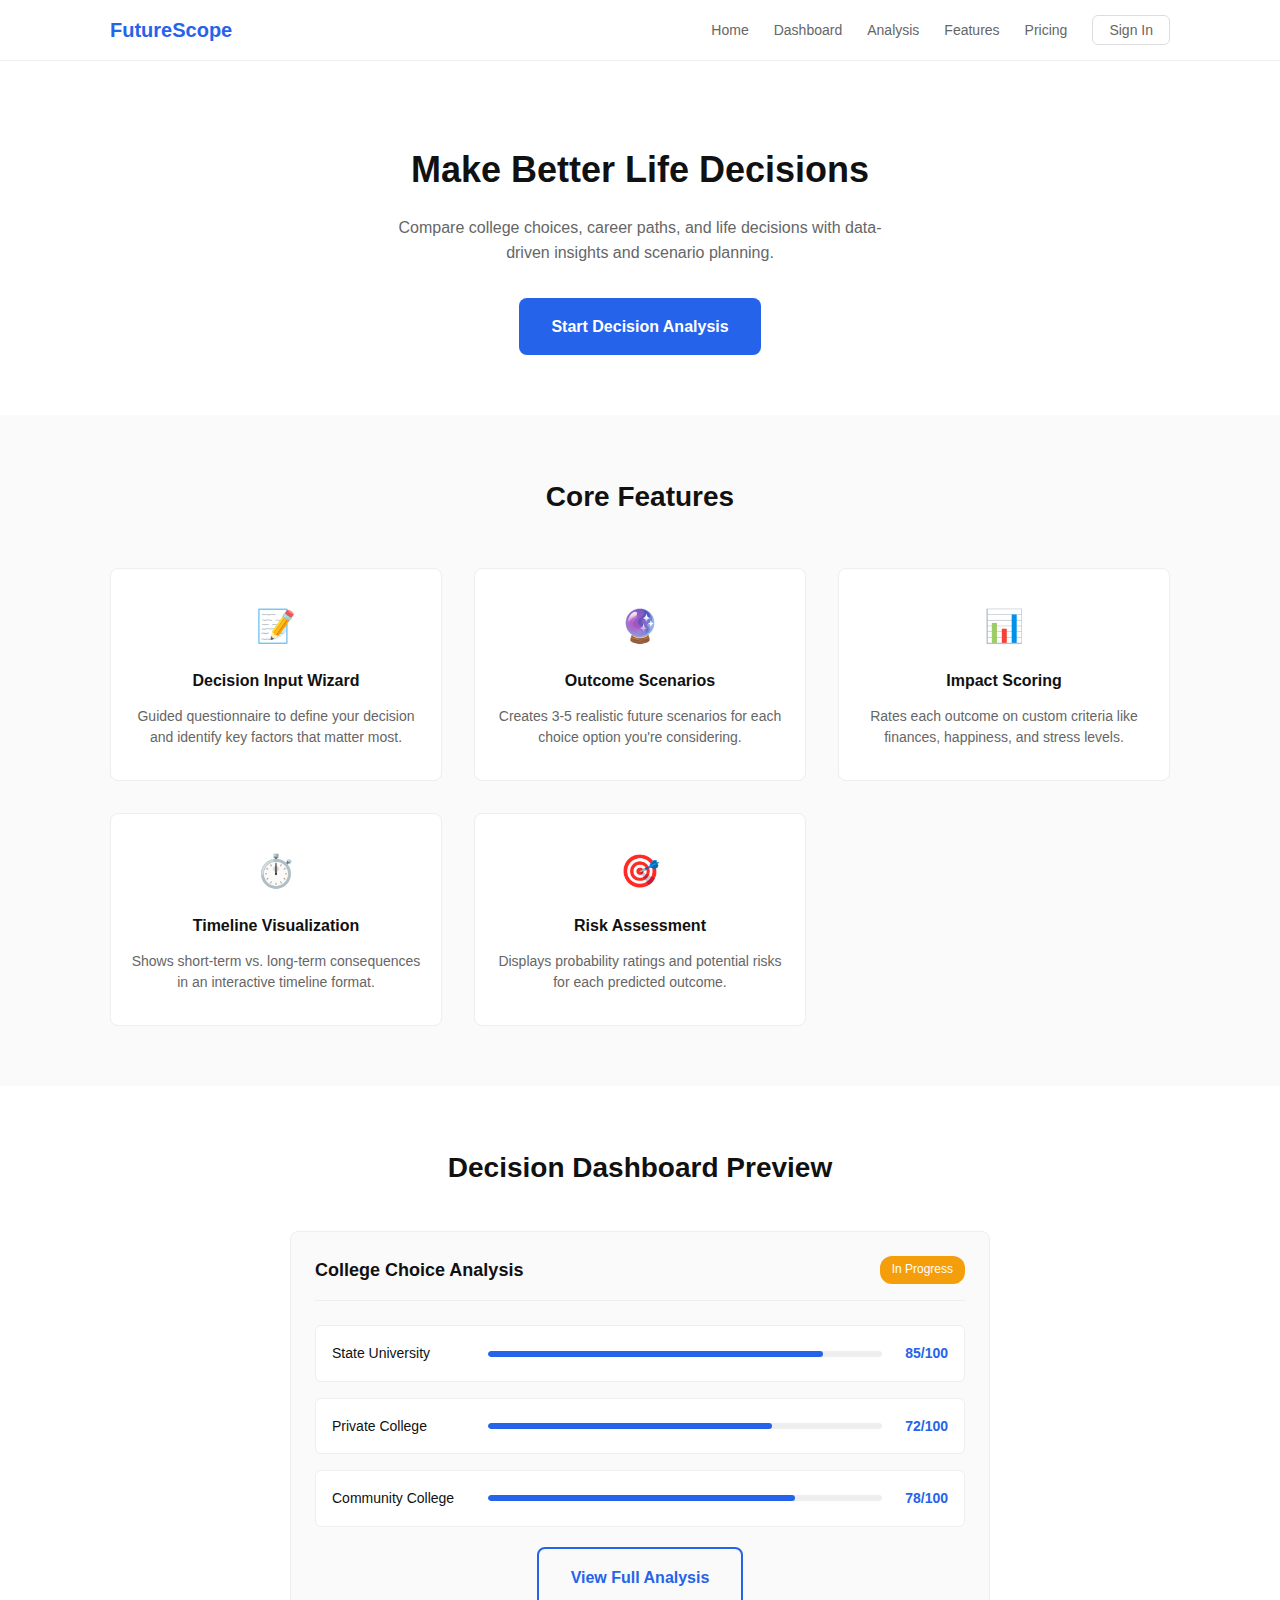
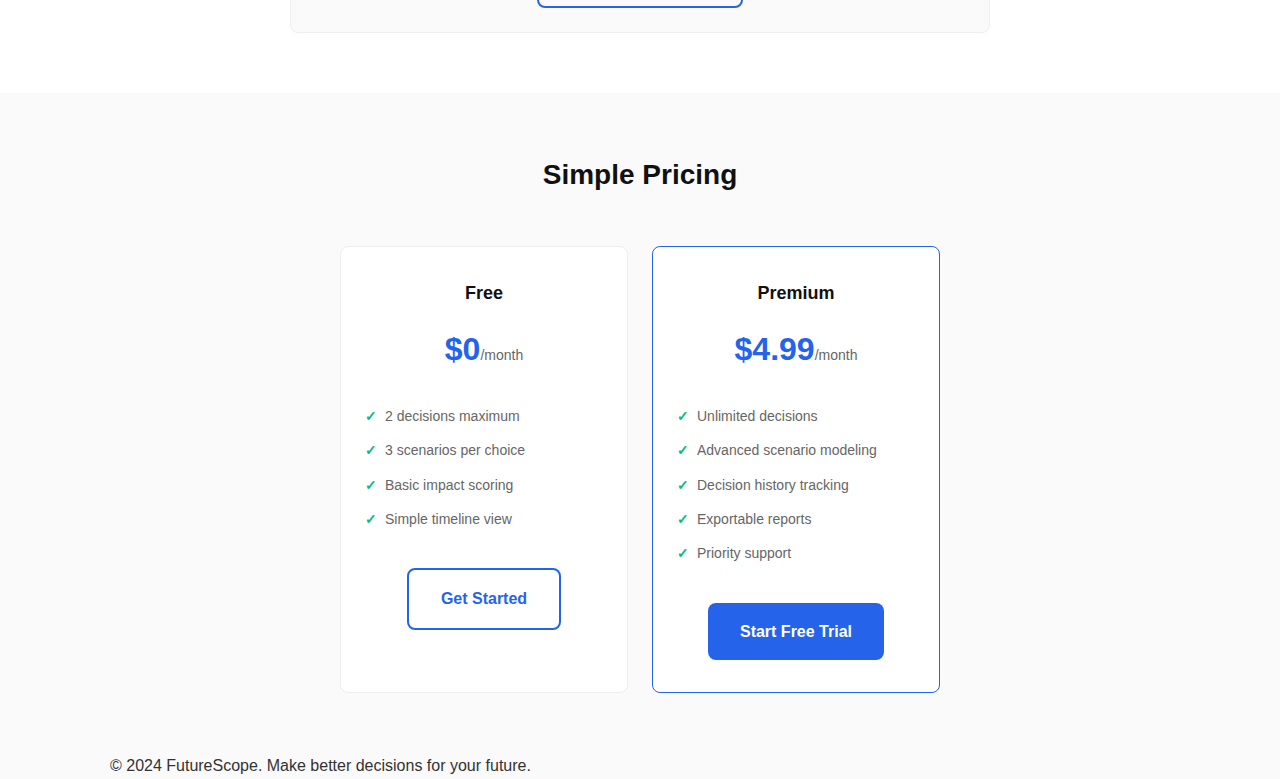
<file: index.html>
<!DOCTYPE html>
<html lang="en">
<head>
    <meta charset="UTF-8">
    <meta name="viewport" content="width=device-width, initial-scale=1.0">
    <title>FutureScope - Make Better Life Decisions</title>
    <link rel="stylesheet" href="style.css">
    <link rel="stylesheet" href="components.css">
</head>
<body>
    <!-- Navigation -->
    <nav class="navbar">
        <div class="nav-container">
            <div class="logo">FutureScope</div>
            <ul class="nav-menu">
                <li><a href="index.html">Home</a></li>
                <li><a href="dashboard.html">Dashboard</a></li>
                <li><a href="analysis.html">Analysis</a></li>
                <li><a href="#features">Features</a></li>
                <li><a href="#pricing">Pricing</a></li>
                <li><a href="#" class="btn-login">Sign In</a></li>
            </ul>
        </div>
    </nav>

    <!-- Hero Section -->
    <section class="hero">
        <div class="hero-content">
            <h1>Make Better Life Decisions</h1>
            <p>Compare college choices, career paths, and life decisions with data-driven insights and scenario planning.</p>
            <a href="dashboard.html" class="btn btn-primary">Start Decision Analysis</a>
        </div>
    </section>

    <!-- Features Section -->
    <section id="features" class="features">
        <div class="container">
            <h2>Core Features</h2>
            <div class="features-grid">
                <div class="feature-card">
                    <div class="feature-icon">📝</div>
                    <h3>Decision Input Wizard</h3>
                    <p>Guided questionnaire to define your decision and identify key factors that matter most.</p>
                </div>
                <div class="feature-card">
                    <div class="feature-icon">🔮</div>
                    <h3>Outcome Scenarios</h3>
                    <p>Creates 3-5 realistic future scenarios for each choice option you're considering.</p>
                </div>
                <div class="feature-card">
                    <div class="feature-icon">📊</div>
                    <h3>Impact Scoring</h3>
                    <p>Rates each outcome on custom criteria like finances, happiness, and stress levels.</p>
                </div>
                <div class="feature-card">
                    <div class="feature-icon">⏱️</div>
                    <h3>Timeline Visualization</h3>
                    <p>Shows short-term vs. long-term consequences in an interactive timeline format.</p>
                </div>
                <div class="feature-card">
                    <div class="feature-icon">🎯</div>
                    <h3>Risk Assessment</h3>
                    <p>Displays probability ratings and potential risks for each predicted outcome.</p>
                </div>
            </div>
        </div>
    </section>

    <!-- Demo Dashboard -->
    <section class="demo">
        <div class="container">
            <h2>Decision Dashboard Preview</h2>
            <div class="dashboard-preview">
                <div class="decision-header">
                    <h3>College Choice Analysis</h3>
                    <span class="decision-status">In Progress</span>
                </div>
                <div class="choices-comparison">
                    <div class="choice-card">
                        <h4>State University</h4>
                        <div class="score-bar">
                            <div class="score-fill" style="width: 85%"></div>
                        </div>
                        <span class="score">85/100</span>
                    </div>
                    <div class="choice-card">
                        <h4>Private College</h4>
                        <div class="score-bar">
                            <div class="score-fill" style="width: 72%"></div>
                        </div>
                        <span class="score">72/100</span>
                    </div>
                    <div class="choice-card">
                        <h4>Community College</h4>
                        <div class="score-bar">
                            <div class="score-fill" style="width: 78%"></div>
                        </div>
                        <span class="score">78/100</span>
                    </div>
                </div>
                <div style="text-align: center; margin-top: 20px;">
                    <a href="analysis.html" class="btn btn-secondary">View Full Analysis</a>
                </div>
            </div>
        </div>
    </section>

    <!-- Pricing Section -->
    <section id="pricing" class="pricing">
        <div class="container">
            <h2>Simple Pricing</h2>
            <div class="pricing-cards">
                <div class="pricing-card">
                    <h3>Free</h3>
                    <div class="price">$0<span>/month</span></div>
                    <ul class="features-list">
                        <li>2 decisions maximum</li>
                        <li>3 scenarios per choice</li>
                        <li>Basic impact scoring</li>
                        <li>Simple timeline view</li>
                    </ul>
                    <a href="dashboard.html" class="btn btn-secondary">Get Started</a>
                </div>
                <div class="pricing-card featured">
                    <h3>Premium</h3>
                    <div class="price">$4.99<span>/month</span></div>
                    <ul class="features-list">
                        <li>Unlimited decisions</li>
                        <li>Advanced scenario modeling</li>
                        <li>Decision history tracking</li>
                        <li>Exportable reports</li>
                        <li>Priority support</li>
                    </ul>
                    <a href="dashboard.html" class="btn btn-primary">Start Free Trial</a>
                </div>
            </div>
        </div>
    </section>

    <!-- Footer -->
    <footer class="footer">
        <div class="container">
            <p>&copy; 2024 FutureScope. Make better decisions for your future.</p>
        </div>
    </footer>
</body>
</html>
</file>
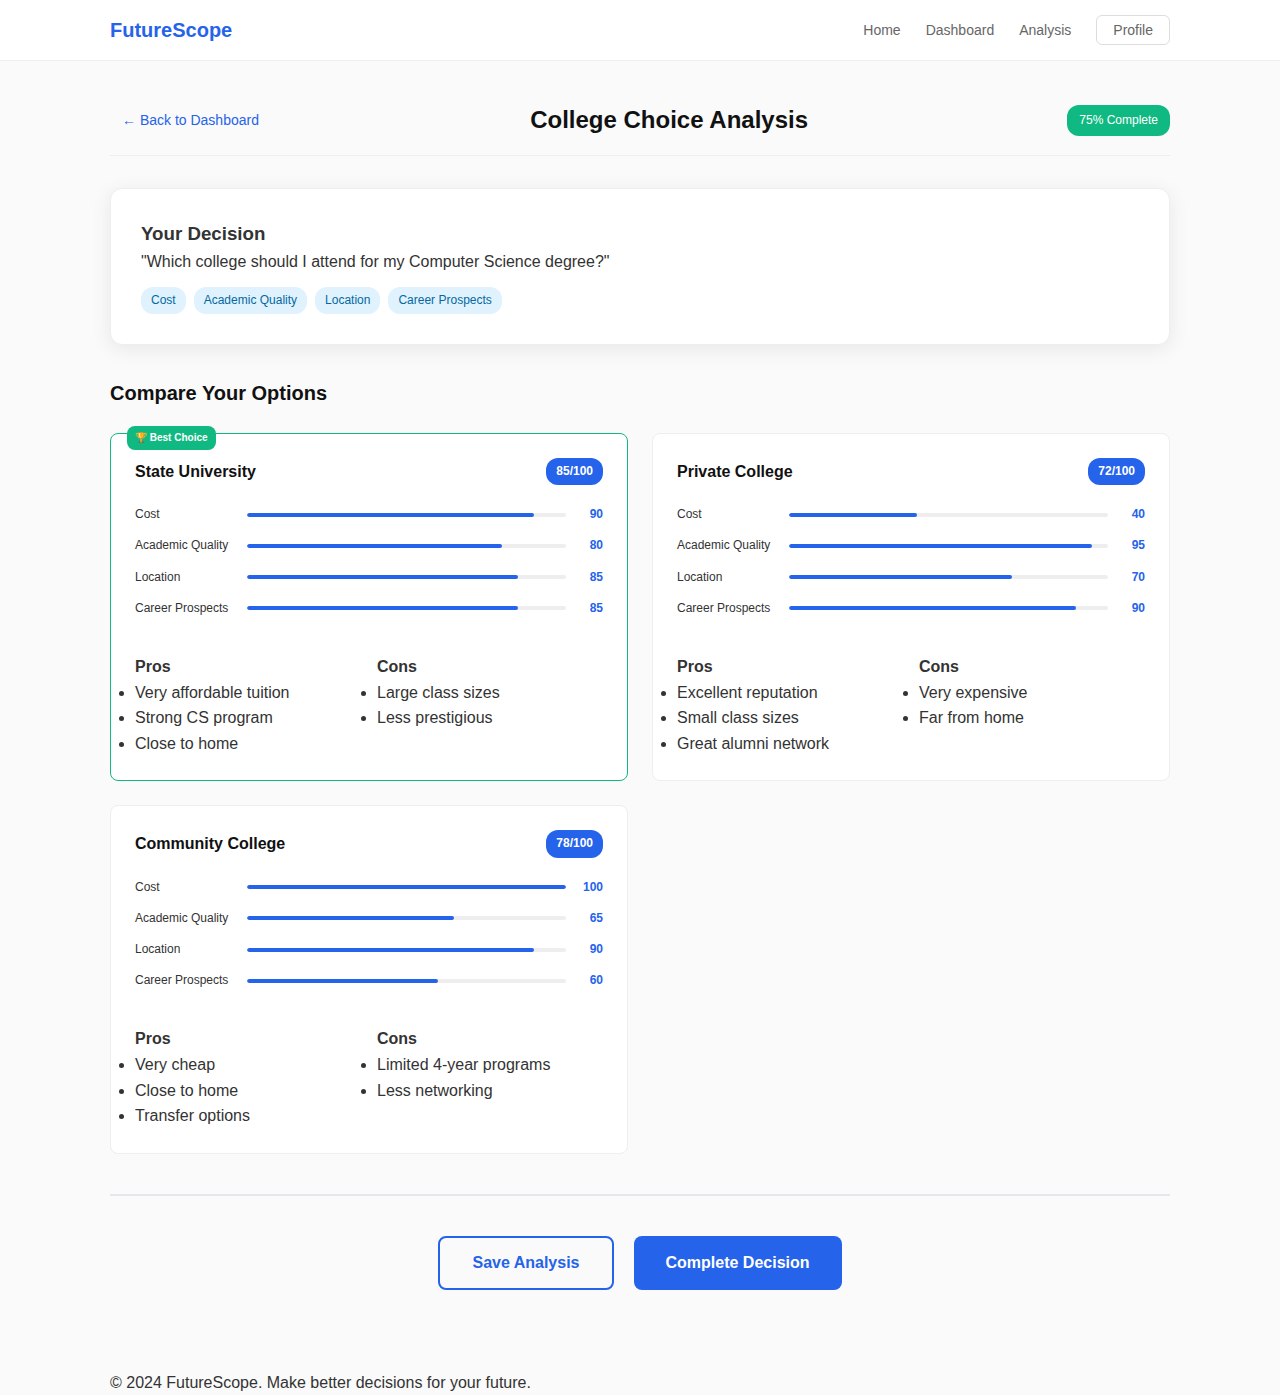
<file: analysis.html>
<!DOCTYPE html>
<html lang="en">
<head>
    <meta charset="UTF-8">
    <meta name="viewport" content="width=device-width, initial-scale=1.0">
    <title>Decision Analysis - FutureScope</title>
    <link rel="stylesheet" href="style.css">
    <link rel="stylesheet" href="components.css">
</head>
<body>
    <!-- Navigation -->
    <nav class="navbar">
        <div class="nav-container">
            <div class="logo">FutureScope</div>
            <ul class="nav-menu">
                <li><a href="index.html">Home</a></li>
                <li><a href="dashboard.html">Dashboard</a></li>
                <li><a href="analysis.html">Analysis</a></li>
                <li><a href="#" class="btn-login">Profile</a></li>
            </ul>
        </div>
    </nav>

    <!-- Analysis Content -->
    <section class="analysis">
        <div class="container">
            <div class="analysis-header">
                <a href="dashboard.html" class="back-btn">← Back to Dashboard</a>
                <h1>College Choice Analysis</h1>
                <span class="analysis-status">75% Complete</span>
            </div>

            <!-- Decision Overview -->
            <div class="analysis-overview">
                <div class="card">
                    <h3>Your Decision</h3>
                    <p>"Which college should I attend for my Computer Science degree?"</p>
                    
                    <div class="criteria-tags">
                        <span class="tag">Cost</span>
                        <span class="tag">Academic Quality</span>
                        <span class="tag">Location</span>
                        <span class="tag">Career Prospects</span>
                    </div>
                </div>
            </div>

            <!-- Options Comparison -->
            <div class="options-comparison">
                <h2>Compare Your Options</h2>
                
                <div class="comparison-grid">
                    <div class="option-card winner">
                        <div class="option-header">
                            <h3>State University</h3>
                            <div class="score-badge">85/100</div>
                        </div>
                        
                        <div class="criteria-scores">
                            <div class="criteria-item">
                                <span class="criteria-name">Cost</span>
                                <div class="score-bar">
                                    <div class="score-fill" style="width: 90%"></div>
                                </div>
                                <span class="score-value">90</span>
                            </div>
                            <div class="criteria-item">
                                <span class="criteria-name">Academic Quality</span>
                                <div class="score-bar">
                                    <div class="score-fill" style="width: 80%"></div>
                                </div>
                                <span class="score-value">80</span>
                            </div>
                            <div class="criteria-item">
                                <span class="criteria-name">Location</span>
                                <div class="score-bar">
                                    <div class="score-fill" style="width: 85%"></div>
                                </div>
                                <span class="score-value">85</span>
                            </div>
                            <div class="criteria-item">
                                <span class="criteria-name">Career Prospects</span>
                                <div class="score-bar">
                                    <div class="score-fill" style="width: 85%"></div>
                                </div>
                                <span class="score-value">85</span>
                            </div>
                        </div>
                        
                        <div class="pros-cons">
                            <div class="pros">
                                <h4>Pros</h4>
                                <ul>
                                    <li>Very affordable tuition</li>
                                    <li>Strong CS program</li>
                                    <li>Close to home</li>
                                </ul>
                            </div>
                            <div class="cons">
                                <h4>Cons</h4>
                                <ul>
                                    <li>Large class sizes</li>
                                    <li>Less prestigious</li>
                                </ul>
                            </div>
                        </div>
                    </div>

                    <div class="option-card">
                        <div class="option-header">
                            <h3>Private College</h3>
                            <div class="score-badge">72/100</div>
                        </div>
                        
                        <div class="criteria-scores">
                            <div class="criteria-item">
                                <span class="criteria-name">Cost</span>
                                <div class="score-bar">
                                    <div class="score-fill" style="width: 40%"></div>
                                </div>
                                <span class="score-value">40</span>
                            </div>
                            <div class="criteria-item">
                                <span class="criteria-name">Academic Quality</span>
                                <div class="score-bar">
                                    <div class="score-fill" style="width: 95%"></div>
                                </div>
                                <span class="score-value">95</span>
                            </div>
                            <div class="criteria-item">
                                <span class="criteria-name">Location</span>
                                <div class="score-bar">
                                    <div class="score-fill" style="width: 70%"></div>
                                </div>
                                <span class="score-value">70</span>
                            </div>
                            <div class="criteria-item">
                                <span class="criteria-name">Career Prospects</span>
                                <div class="score-bar">
                                    <div class="score-fill" style="width: 90%"></div>
                                </div>
                                <span class="score-value">90</span>
                            </div>
                        </div>
                        
                        <div class="pros-cons">
                            <div class="pros">
                                <h4>Pros</h4>
                                <ul>
                                    <li>Excellent reputation</li>
                                    <li>Small class sizes</li>
                                    <li>Great alumni network</li>
                                </ul>
                            </div>
                            <div class="cons">
                                <h4>Cons</h4>
                                <ul>
                                    <li>Very expensive</li>
                                    <li>Far from home</li>
                                </ul>
                            </div>
                        </div>
                    </div>

                    <div class="option-card">
                        <div class="option-header">
                            <h3>Community College</h3>
                            <div class="score-badge">78/100</div>
                        </div>
                        
                        <div class="criteria-scores">
                            <div class="criteria-item">
                                <span class="criteria-name">Cost</span>
                                <div class="score-bar">
                                    <div class="score-fill" style="width: 100%"></div>
                                </div>
                                <span class="score-value">100</span>
                            </div>
                            <div class="criteria-item">
                                <span class="criteria-name">Academic Quality</span>
                                <div class="score-bar">
                                    <div class="score-fill" style="width: 65%"></div>
                                </div>
                                <span class="score-value">65</span>
                            </div>
                            <div class="criteria-item">
                                <span class="criteria-name">Location</span>
                                <div class="score-bar">
                                    <div class="score-fill" style="width: 90%"></div>
                                </div>
                                <span class="score-value">90</span>
                            </div>
                            <div class="criteria-item">
                                <span class="criteria-name">Career Prospects</span>
                                <div class="score-bar">
                                    <div class="score-fill" style="width: 60%"></div>
                                </div>
                                <span class="score-value">60</span>
                            </div>
                        </div>
                        
                        <div class="pros-cons">
                            <div class="pros">
                                <h4>Pros</h4>
                                <ul>
                                    <li>Very cheap</li>
                                    <li>Close to home</li>
                                    <li>Transfer options</li>
                                </ul>
                            </div>
                            <div class="cons">
                                <h4>Cons</h4>
                                <ul>
                                    <li>Limited 4-year programs</li>
                                    <li>Less networking</li>
                                </ul>
                            </div>
                        </div>
                    </div>
                </div>
            </div>

            <!-- Action Buttons -->
            <div class="analysis-actions">
                <button class="btn btn-secondary">Save Analysis</button>
                <button class="btn btn-primary">Complete Decision</button>
            </div>
        </div>
    </section>

    <!-- Footer -->
    <footer class="footer">
        <div class="container">
            <p>&copy; 2024 FutureScope. Make better decisions for your future.</p>
        </div>
    </footer>
</body>
</html>
</file>
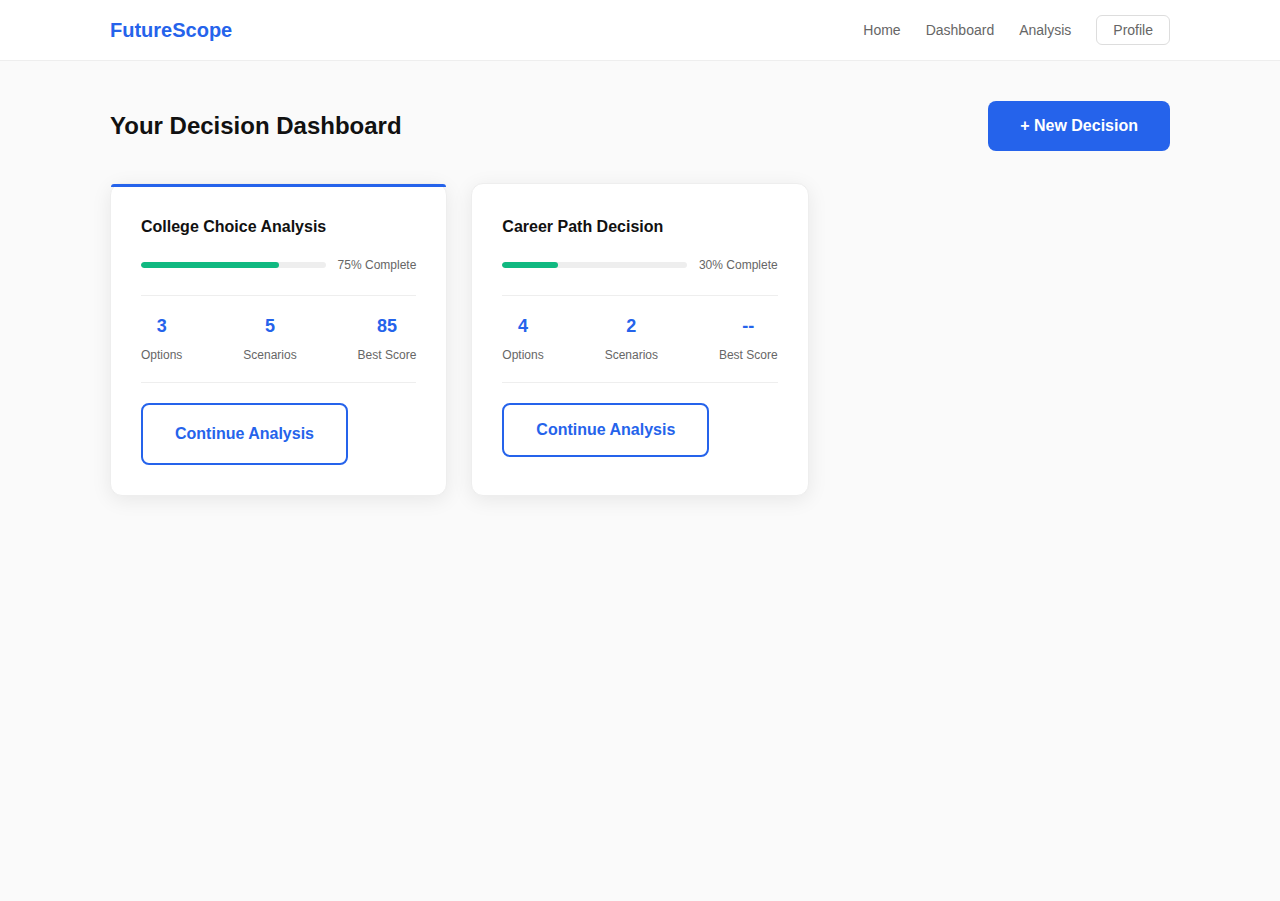
<file: dashboard.html>
<!DOCTYPE html>
<html lang="en">
<head>
    <meta charset="UTF-8">
    <meta name="viewport" content="width=device-width, initial-scale=1.0">
    <title>Dashboard - FutureScope</title>
    <link rel="stylesheet" href="style.css">
    <link rel="stylesheet" href="components.css">
</head>
<body>
    <!-- Navigation -->
    <nav class="navbar">
        <div class="nav-container">
            <div class="logo">FutureScope</div>
            <ul class="nav-menu">
                <li><a href="index.html">Home</a></li>
                <li><a href="dashboard.html">Dashboard</a></li>
                <li><a href="analysis.html">Analysis</a></li>
                <li><a href="#" class="btn-login">Profile</a></li>
            </ul>
        </div>
    </nav>

    <!-- Dashboard Content -->
    <section class="dashboard">
        <div class="container">
            <div class="dashboard-header">
                <h1>Your Decision Dashboard</h1>
                <button class="btn btn-primary">+ New Decision</button>
            </div>

            <div class="decisions-grid">
                <div class="card decision-card active">
                    <h3>College Choice Analysis</h3>
                    <div class="decision-progress">
                        <div class="progress-bar">
                            <div class="progress-fill" style="width: 75%"></div>
                        </div>
                        <span>75% Complete</span>
                    </div>
                    <div class="decision-stats">
                        <div class="stat">
                            <span class="stat-number">3</span>
                            <span class="stat-label">Options</span>
                        </div>
                        <div class="stat">
                            <span class="stat-number">5</span>
                            <span class="stat-label">Scenarios</span>
                        </div>
                        <div class="stat">
                            <span class="stat-number">85</span>
                            <span class="stat-label">Best Score</span>
                        </div>
                    </div>
                    <!-- Link to analysis page -->
                    <a href="analysis.html" class="btn btn-secondary">Continue Analysis</a>
                </div>

                <div class="card decision-card">
                    <h3>Career Path Decision</h3>
                    <div class="decision-progress">
                        <div class="progress-bar">
                            <div class="progress-fill" style="width: 30%"></div>
                        </div>
                        <span>30% Complete</span>
                    </div>
                    <div class="decision-stats">
                        <div class="stat">
                            <span class="stat-number">4</span>
                            <span class="stat-label">Options</span>
                        </div>
                        <div class="stat">
                            <span class="stat-number">2</span>
                            <span class="stat-label">Scenarios</span>
                        </div>
                        <div class="stat">
                            <span class="stat-number">--</span>
                            <span class="stat-label">Best Score</span>
                        </div>
                    </div>
                    <button class="btn btn-secondary">Continue Analysis</button>
                </div>
            </div>
        </div>
    </section>
</body>
</html>
</file>
<file: style.css>
* {
    margin: 0;
    padding: 0;
    box-sizing: border-box;
}

body {
    font-family: -apple-system, BlinkMacSystemFont, 'Segoe UI', Roboto, sans-serif;
    line-height: 1.6;
    color: #333;
    background: #fafafa;
}

.container {
    max-width: 1100px;
    margin: 0 auto;
    padding: 0 20px;
}

/* ===== NAVIGATION ===== */
.navbar {
    background: #fff;
    border-bottom: 1px solid #eee;
    position: sticky;
    top: 0;
    z-index: 100;
}

.nav-container {
    max-width: 1100px;
    margin: 0 auto;
    padding: 0 20px;
    display: flex;
    justify-content: space-between;
    align-items: center;
    height: 60px;
}

.logo {
    font-size: 20px;
    font-weight: 600;
    color: #2563eb;
}

.nav-menu {
    display: flex;
    list-style: none;
    gap: 25px;
    align-items: center;
}

.nav-menu a {
    text-decoration: none;
    color: #666;
    font-size: 14px;
    font-weight: 500;
    transition: color 0.2s;
}

.nav-menu a:hover {
    color: #2563eb;
}

.btn-login {
    padding: 6px 16px;
    border: 1px solid #ddd;
    border-radius: 6px;
    font-size: 13px;
}

/* ===== BUTTONS ===== */
.btn {
    display: inline-block;
    padding: 12px 24px;
    font-size: 14px;
    font-weight: 500;
    text-decoration: none;
    border-radius: 6px;
    border: none;
    cursor: pointer;
    transition: all 0.2s;
    text-align: center;
}

.btn-primary {
    background: #2563eb;
    color: white;
}

.btn-primary:hover {
    background: #1d4ed8;
}

.btn-secondary {
    background: #fff;
    color: #2563eb;
    border: 1px solid #2563eb;
}

.btn-secondary:hover {
    background: #2563eb;
    color: white;
}

/* ===== HERO SECTION ===== */
.hero {
    padding: 80px 20px 60px;
    text-align: center;
    background: #fff;
}

.hero-content h1 {
    font-size: 36px;
    font-weight: 600;
    margin-bottom: 16px;
    color: #111;
}

.hero-content p {
    font-size: 16px;
    color: #666;
    margin-bottom: 32px;
    max-width: 500px;
    margin-left: auto;
    margin-right: auto;
}

/* ===== FEATURES SECTION ===== */
.features {
    padding: 60px 20px;
    background: #fafafa;
}

.features h2 {
    text-align: center;
    font-size: 28px;
    font-weight: 600;
    margin-bottom: 48px;
    color: #111;
}

.features-grid {
    display: grid;
    grid-template-columns: repeat(auto-fit, minmax(280px, 1fr));
    gap: 32px;
}

.feature-card {
    text-align: center;
    padding: 32px 20px;
    background: #fff;
    border-radius: 8px;
    border: 1px solid #eee;
}

.feature-icon {
    font-size: 32px;
    margin-bottom: 16px;
    display: block;
}

.feature-card h3 {
    font-size: 16px;
    font-weight: 600;
    margin-bottom: 12px;
    color: #111;
}

.feature-card p {
    color: #666;
    font-size: 14px;
    line-height: 1.5;
}

/* ===== DEMO SECTION ===== */
.demo {
    padding: 60px 20px;
    background: #fff;
}

.demo h2 {
    text-align: center;
    font-size: 28px;
    font-weight: 600;
    margin-bottom: 40px;
    color: #111;
}

.dashboard-preview {
    background: #fafafa;
    border-radius: 8px;
    padding: 24px;
    max-width: 700px;
    margin: 0 auto;
    border: 1px solid #eee;
}

.decision-header {
    display: flex;
    justify-content: space-between;
    align-items: center;
    margin-bottom: 24px;
    padding-bottom: 16px;
    border-bottom: 1px solid #eee;
}

.decision-header h3 {
    font-size: 18px;
    font-weight: 600;
    color: #111;
}

.decision-status {
    background: #f59e0b;
    color: white;
    padding: 4px 12px;
    border-radius: 12px;
    font-size: 12px;
    font-weight: 500;
}

.choices-comparison {
    display: flex;
    flex-direction: column;
    gap: 16px;
}

.choice-card {
    display: flex;
    align-items: center;
    gap: 16px;
    padding: 16px;
    background: #fff;
    border-radius: 6px;
    border: 1px solid #eee;
}

.choice-card h4 {
    min-width: 140px;
    color: #111;
    font-weight: 500;
    font-size: 14px;
}

.score-bar {
    flex: 1;
    height: 6px;
    background: #eee;
    border-radius: 3px;
    overflow: hidden;
}

.score-fill {
    height: 100%;
    background: #2563eb;
    border-radius: 3px;
}

.score {
    font-weight: 600;
    color: #2563eb;
    min-width: 50px;
    text-align: right;
    font-size: 14px;
}

/* ===== PRICING SECTION ===== */
.pricing {
    padding: 60px 20px;
    background: #fafafa;
}

.pricing h2 {
    text-align: center;
    font-size: 28px;
    font-weight: 600;
    margin-bottom: 48px;
    color: #111;
}

.pricing-cards {
    display: grid;
    grid-template-columns: repeat(auto-fit, minmax(280px, 1fr));
    gap: 24px;
    max-width: 600px;
    margin: 0 auto;
}

.pricing-card {
    background: #fff;
    border: 1px solid #eee;
    border-radius: 8px;
    padding: 32px 24px;
    text-align: center;
}

.pricing-card.featured {
    border-color: #2563eb;
    position: relative;
}

.pricing-card h3 {
    font-size: 18px;
    font-weight: 600;
    margin-bottom: 16px;
    color: #111;
}

.price {
    font-size: 32px;
    font-weight: 700;
    color: #2563eb;
    margin-bottom: 24px;
}

.price span {
    font-size: 14px;
    color: #666;
    font-weight: 400;
}

.features-list {
    list-style: none;
    margin-bottom: 32px;
    text-align: left;
}

.features-list li {
    padding: 6px 0;
    color: #666;
    font-size: 14px;
    position: relative;
    padding-left: 20px;
}

.features-list li::before {
    content: "✓";
    position: absolute;
    left: 0;
    color: #10b981;
    font-weight: 600;
}

/* ===== DASHBOARD STYLES ===== */
.dashboard {
    padding: 40px 20px 80px;
    min-height: calc(100vh - 60px);
    background: #fafafa;
}

.dashboard-header {
    display: flex;
    justify-content: space-between;
    align-items: center;
    margin-bottom: 32px;
}

.dashboard-header h1 {
    color: #111;
    font-size: 24px;
    font-weight: 600;
}

.decisions-grid {
    display: grid;
    grid-template-columns: repeat(auto-fill, minmax(320px, 1fr));
    gap: 24px;
}

.card {
    background: #fff;
    border-radius: 8px;
    padding: 24px;
    border: 1px solid #eee;
}

.decision-card {
    position: relative;
}

.decision-card.active::before {
    content: '';
    position: absolute;
    top: 0;
    left: 0;
    right: 0;
    height: 3px;
    background: #2563eb;
    border-radius: 8px 8px 0 0;
}

.decision-card h3 {
    font-size: 16px;
    font-weight: 600;
    margin-bottom: 16px;
    color: #111;
}

.decision-progress {
    display: flex;
    align-items: center;
    gap: 12px;
    margin: 16px 0;
}

.progress-bar {
    flex: 1;
    height: 6px;
    background: #eee;
    border-radius: 3px;
    overflow: hidden;
}

.progress-fill {
    height: 100%;
    background: #10b981;
    border-radius: 3px;
}

.decision-progress span {
    font-size: 12px;
    color: #666;
    font-weight: 500;
}

.decision-stats {
    display: flex;
    justify-content: space-between;
    margin: 20px 0;
    padding: 16px 0;
    border-top: 1px solid #eee;
    border-bottom: 1px solid #eee;
}

.stat {
    text-align: center;
}

.stat-number {
    display: block;
    font-size: 18px;
    font-weight: 600;
    color: #2563eb;
}

.stat-label {
    font-size: 12px;
    color: #666;
}

/* ===== ANALYSIS STYLES ===== */
.analysis {
    padding: 40px 20px 80px;
    background: #fafafa;
    min-height: calc(100vh - 60px);
}

.analysis-header {
    display: flex;
    align-items: center;
    justify-content: space-between;
    margin-bottom: 32px;
    padding-bottom: 16px;
    border-bottom: 1px solid #eee;
}

.back-btn {
    color: #2563eb;
    text-decoration: none;
    font-weight: 500;
    font-size: 14px;
    padding: 6px 12px;
    border-radius: 4px;
}

.back-btn:hover {
    background: #f3f4f6;
}

.analysis-header h1 {
    font-size: 24px;
    font-weight: 600;
    color: #111;
}

.analysis-status {
    background: #10b981;
    color: white;
    padding: 6px 12px;
    border-radius: 12px;
    font-size: 12px;
    font-weight: 500;
}

.analysis-overview {
    margin-bottom: 32px;
}

.criteria-tags {
    display: flex;
    gap: 8px;
    flex-wrap: wrap;
    margin-top: 12px;
}

.tag {
    background: #e0f2fe;
    color: #0369a1;
    padding: 4px 10px;
    border-radius: 12px;
    font-size: 12px;
    font-weight: 500;
}

.options-comparison h2 {
    margin-bottom: 24px;
    color: #111;
    font-size: 20px;
    font-weight: 600;
}

.comparison-grid {
    display: grid;
    grid-template-columns: repeat(auto-fit, minmax(350px, 1fr));
    gap: 24px;
    margin-bottom: 32px;
}

.option-card {
    background: #fff;
    border-radius: 8px;
    padding: 24px;
    border: 1px solid #eee;
    position: relative;
}

.option-card.winner {
    border-color: #10b981;
}

.option-card.winner::before {
    content: "🏆 Best Choice";
    position: absolute;
    top: -8px;
    left: 16px;
    background: #10b981;
    color: white;
    padding: 4px 8px;
    border-radius: 8px;
    font-size: 10px;
    font-weight: 600;
}

.option-header {
    display: flex;
    justify-content: space-between;
    align-items: center;
    margin-bottom: 20px;
}

.option-header h3 {
    color: #111;
    font-size: 16px;
    font-weight: 600;
}

.score-badge {
    background: #2563eb;
    color: white;
    padding: 4px 10px;
    border-radius: 12px;
    font-weight: 600;
    font-size: 12px;
}

.criteria-scores {
    margin-bottom: 20px;
}

.criteria-item {
    display: flex;
    align-items: center;
    gap: 12px;
    margin-bottom: 12px;
}

.criteria-name {
    min-width: 100px;
    font-weight: 500;
    color: #333;
    font-size: 12px;
}

.criteria-item .score-bar {
    flex: 1;
    height: 4px;
    background: #eee;
    border-radius: 2px;
}

.criteria-item .score-fill {
    height: 100%;
    background: #2563eb;
    border-radius: 2px;
}

.score-value {
    min-width: 25px;
    text-align: right;
    font-weight: 600;
    color: #2563eb;
    font-size: 12px;
}

.pros-cons {
    display: grid;
    grid-template-columns: 1fr 1fr;
    gap: 16px;
    padding-top: 16px;
    border-top: 

    * {
    margin: 0;
    padding: 0;
    box-sizing: border-box;
}

body {
    font-family: -apple-system, BlinkMacSystemFont, 'Segoe UI', Roboto, sans-serif;
    line-height: 1.6;
    color: #333;
    background: #fafafa;
}

.container {
    max-width: 1100px;
    margin: 0 auto;
    padding: 0 20px;
}

/* ===== NAVIGATION ===== */
.navbar {
    background: #fff;
    border-bottom: 1px solid #eee;
    position: sticky;
    top: 0;
    z-index: 100;
}

.nav-container {
    max-width: 1100px;
    margin: 0 auto;
    padding: 0 20px;
    display: flex;
    justify-content: space-between;
    align-items: center;
    height: 60px;
}

.logo {
    font-size: 20px;
    font-weight: 600;
    color: #2563eb;
}

.nav-menu {
    display: flex;
    list-style: none;
    gap: 25px;
    align-items: center;
}

.nav-menu a {
    text-decoration: none;
    color: #666;
    font-size: 14px;
    font-weight: 500;
    transition: color 0.2s;
}

.nav-menu a:hover {
    color: #2563eb;
}

.btn-login {
    padding: 6px 16px;
    border: 1px solid #ddd;
    border-radius: 6px;
    font-size: 13px;
}

/* ===== BUTTONS ===== */
.btn {
    display: inline-block;
    padding: 12px 24px;
    font-size: 14px;
    font-weight: 500;
    text-decoration: none;
    border-radius: 6px;
    border: none;
    cursor: pointer;
    transition: all 0.2s;
    text-align: center;
}

.btn-primary {
    background: #2563eb;
    color: white;
}

.btn-primary:hover {
    background: #1d4ed8;
}

.btn-secondary {
    background: #fff;
    color: #2563eb;
    border: 1px solid #2563eb;
}

.btn-secondary:hover {
    background: #2563eb;
    color: white;
}

/* ===== HERO SECTION ===== */
.hero {
    padding: 80px 20px 60px;
    text-align: center;
    background: #fff;
}

.hero-content h1 {
    font-size: 36px;
    font-weight: 600;
    margin-bottom: 16px;
    color: #111;
}

.hero-content p {
    font-size: 16px;
    color: #666;
    margin-bottom: 32px;
    max-width: 500px;
    margin-left: auto;
    margin-right: auto;
}

/* ===== FEATURES SECTION ===== */
.features {
    padding: 60px 20px;
    background: #fafafa;
}

.features h2 {
    text-align: center;
    font-size: 28px;
    font-weight: 600;
    margin-bottom: 48px;
    color: #111;
}

.features-grid {
    display: grid;
    grid-template-columns: repeat(auto-fit, minmax(280px, 1fr));
    gap: 32px;
}

.feature-card {
    text-align: center;
    padding: 32px 20px;
    background: #fff;
    border-radius: 8px;
    border: 1px solid #eee;
    transition: transform 0.2s;
}

.feature-card:hover {
    transform: translateY(-2px);
}

.feature-icon {
    font-size: 32px;
    margin-bottom: 16px;
    display: block;
}

.feature-card h3 {
    font-size: 16px;
    font-weight: 600;
    margin-bottom: 12px;
    color: #111;
}

.feature-card p {
    color: #666;
    font-size: 14px;
    line-height: 1.5;
}

/* ===== DEMO SECTION ===== */
.demo {
    padding: 60px 20px;
    background: #fff;
}

.demo h2 {
    text-align: center;
    font-size: 28px;
    font-weight: 600;
    margin-bottom: 40px;
    color: #111;
}

.dashboard-preview {
    background: #fafafa;
    border-radius: 8px;
    padding: 24px;
    max-width: 700px;
    margin: 0 auto;
    border: 1px solid #eee;
}

.decision-header {
    display: flex;
    justify-content: space-between;
    align-items: center;
    margin-bottom: 24px;
    padding-bottom: 16px;
    border-bottom: 1px solid #eee;
}

.decision-header h3 {
    font-size: 18px;
    font-weight: 600;
    color: #111;
}

.decision-status {
    background: #f59e0b;
    color: white;
    padding: 4px 12px;
    border-radius: 12px;
    font-size: 12px;
    font-weight: 500;
}

.choices-comparison {
    display: flex;
    flex-direction: column;
    gap: 16px;
}

.choice-card {
    display: flex;
    align-items: center;
    gap: 16px;
    padding: 16px;
    background: #fff;
    border-radius: 6px;
    border: 1px solid #eee;
}

.choice-card h4 {
    min-width: 140px;
    color: #111;
    font-weight: 500;
    font-size: 14px;
}

.score-bar {
    flex: 1;
    height: 6px;
    background: #eee;
    border-radius: 3px;
    overflow: hidden;
}

.score-fill {
    height: 100%;
    background: #2563eb;
    border-radius: 3px;
    transition: width 0.3s;
}

.score {
    font-weight: 600;
    color: #2563eb;
    min-width: 50px;
    text-align: right;
    font-size: 14px;
}

/* ===== PRICING SECTION ===== */
.pricing {
    padding: 60px 20px;
    background: #fafafa;
}

.pricing h2 {
    text-align: center;
    font-size: 28px;
    font-weight: 600;
    margin-bottom: 48px;
    color: #111;
}

.pricing-cards {
    display: grid;
    grid-template-columns: repeat(auto-fit, minmax(280px, 1fr));
    gap: 24px;
    max-width: 600px;
    margin: 0 auto;
}

.pricing-card {
    background: #fff;
    border: 1px solid #eee;
    border-radius: 8px;
    padding: 32px 24px;
    text-align: center;
    transition: transform 0.2s;
}

.pricing-card:hover {
    transform: translateY(-2px);
}

.pricing-card.featured {
    border-color: #2563eb;
    position: relative;
}

.pricing-card.featured::before {
    content: "Popular";
    position: absolute;
    top: -8px;
    left: 50%;
    transform: translateX(-50%);
    background: #2563eb;
    color: white;
    padding: 4px 12px;
    border-radius: 12px;
    font-size: 10px;
    font-weight: 600;
}

.pricing-card h3 {
    font-size: 18px;
    font-weight: 600;
    margin-bottom: 16px;
    color: #111;
}

.price {
    font-size: 32px;
    font-weight: 700;
    color: #2563eb;
    margin-bottom: 24px;
}

.price span {
    font-size: 14px;
    color: #666;
    font-weight: 400;
}

.features-list {
    list-style: none;
    margin-bottom: 32px;
    text-align: left;
}

.features-list li {
    padding: 6px 0;
    color: #666;
    font-size: 14px;
    position: relative;
    padding-left: 20px;
}

.features-list li::before {
    content: "✓";
    position: absolute;
    left: 0;
    color: #10b981;
    font-weight: 600;
}

/* ===== FOOTER ===== */
.footer {
    background: #111;
    color: #999;
    text-align: center;
    padding: 32px 20px;
}

.footer p {
    font-size: 14px;
}

/* ===== DASHBOARD STYLES ===== */
.dashboard {
    padding: 40px 20px 80px;
    min-height: calc(100vh - 60px);
    background: #fafafa;
}

.dashboard-header {
    display: flex;
    justify-content: space-between;
    align-items: center;
    margin-bottom: 32px;
}

.dashboard-header h1 {
    color: #111;
    font-size: 24px;
    font-weight: 600;
}

.decisions-grid {
    display: grid;
    grid-template-columns: repeat(auto-fill, minmax(320px, 1fr));
    gap: 24px;
}

.card {
    background: #fff;
    border-radius: 8px;
    padding: 24px;
    border: 1px solid #eee;
    transition: transform 0.2s;
}

.card:hover {
    transform: translateY(-2px);
}

.decision-card {
    position: relative;
}

.decision-card.active::before {
    content: '';
    position: absolute;
    top: 0;
    left: 0;
    right: 0;
    height: 3px;
    background: #2563eb;
    border-radius: 8px 8px 0 0;
}

.decision-card h3 {
    font-size: 16px;
    font-weight: 600;
    margin-bottom: 16px;
    color: #111;
}

.decision-progress {
    display: flex;
    align-items: center;
    gap: 12px;
    margin: 16px 0;
}

.progress-bar {
    flex: 1;
    height: 6px;
    background: #eee;
    border-radius: 3px;
    overflow: hidden;
}

.progress-fill {
    height: 100%;
    background: #10b981;
    border-radius: 3px;
    transition: width 0.3s;
}

.decision-progress span {
    font-size: 12px;
    color: #666;
    font-weight: 500;
}

.decision-stats {
    display: flex;
    justify-content: space-between;
    margin: 20px 0;
    padding: 16px 0;
    border-top: 1px solid #eee;
    border-bottom: 1px solid #eee;
}

.stat {
    text-align: center;
}

.stat-number {
    display: block;
    font-size: 18px;
    font-weight: 600;
    color: #2563eb;
}

.stat-label {
    font-size: 12px;
    color: #666;
}

/* ===== ANALYSIS STYLES ===== */
.analysis {
    padding: 40px 20px 80px;
    background: #fafafa;
    min-height: calc(100vh - 60px);
}

.analysis-header {
    display: flex;
    align-items: center;
    justify-content: space-between;
    margin-bottom: 32px;
    padding-bottom: 16px;
    border-bottom: 1px solid #eee;
}

.back-btn {
    color: #2563eb;
    text-decoration: none;
    font-weight: 500;
    font-size: 14px;
    padding: 6px 12px;
    border-radius: 4px;
    transition: background 0.2s;
}

.back-btn:hover {
    background: #f3f4f6;
}

.analysis-header h1 {
    font-size: 24px;
    font-weight: 600;
    color: #111;
}

.analysis-status {
    background: #10b981;
    color: white;
    padding: 6px 12px;
    border-radius: 12px;
    font-size: 12px;
    font-weight: 500;
}

.analysis-overview {
    margin-bottom: 32px;
}

.criteria-tags {
    display: flex;
    gap: 8px;
    flex-wrap: wrap;
    margin-top: 12px;
}

.tag {
    background: #e0f2fe;
    color: #0369a1;
    padding: 4px 10px;
    border-radius: 12px;
    font-size: 12px;
    font-weight: 500;
}

.options-comparison h2 {
    margin-bottom: 24px;
    color: #111;
    font-size: 20px;
    font-weight: 600;
}

.comparison-grid {
    display: grid;
    grid-template-columns: repeat(auto-fit, minmax(350px, 1fr));
    gap: 24px;
    margin-bottom: 32px;
}

.option-card {
    background: #fff;
    border-radius: 8px;
    padding: 24px;
    border: 1px solid #eee;
    position: relative;
    transition: transform 0.2s;
}

.option-card:hover {
    transform: translateY(-2px);
}

.option-card.winner {
    border-color: #10b981;
}

.option-card.winner::before {
    content: "🏆 Best Choice";
    position: absolute;
    top: -8px;
    left: 16px;
    background: #10b981;
    color: white;
    padding: 4px 8px;
    border-radius: 8px;
    font-size: 10px;
    font-weight: 600;
}

.option-header {
    display: flex;
    justify-content: space-between;
    align-items: center;
    margin-bottom: 20px;
}

.option-header h3 {
    color: #111;
    font-size: 16px;
    font-weight: 600;
}

.score-badge {
    background: #2563eb;
    color:
</file>
<file: components.css>
.btn {
    border: none;
    padding: 16px 32px;
    font-size: 16px;
    font-weight: 600;
    border-radius: 8px;
    cursor: pointer;
    transition: all 0.3s;
    text-decoration: none;
    display: inline-block;
    text-align: center;
}

.btn-primary {
    background: #2563eb;
    color: white;
}

.btn-primary:hover {
    background: #1d4ed8;
    transform: translateY(-2px);
}

.btn-secondary {
    background: transparent;
    color: #2563eb;
    border: 2px solid #2563eb;
}

.btn-secondary:hover {
    background: #2563eb;
    color: white;
}

/* Card Components */
.card {
    background: white;
    border-radius: 12px;
    padding: 30px;
    box-shadow: 0 4px 20px rgba(0,0,0,0.08);
    transition: transform 0.3s;
}

.card:hover {
    transform: translateY(-5px);
}

/* Form Components */
.form-group {
    margin-bottom: 20px;
}

.form-label {
    display: block;
    margin-bottom: 8px;
    font-weight: 500;
    color: #374151;
}

.form-input {
    width: 100%;
    padding: 12px 16px;
    border: 2px solid #e5e7eb;
    border-radius: 8px;
    font-size: 16px;
    transition: border-color 0.3s;
}

.form-input:focus {
    outline: none;
    border-color: #2563eb;
}

/* Analysis Action Buttons */
.analysis-actions {
    display: flex;
    gap: 20px;
    justify-content: center;
    margin-top: 40px;
    padding-top: 40px;
    border-top: 2px solid #e5e7eb;
}

/* Responsive Design */
@media (max-width: 768px) {
    .analysis-actions {
        flex-direction: column;
        align-items: center;
    }
    
    .btn {
        width: 100%;
        max-width: 300px;
    }
}
</file>
